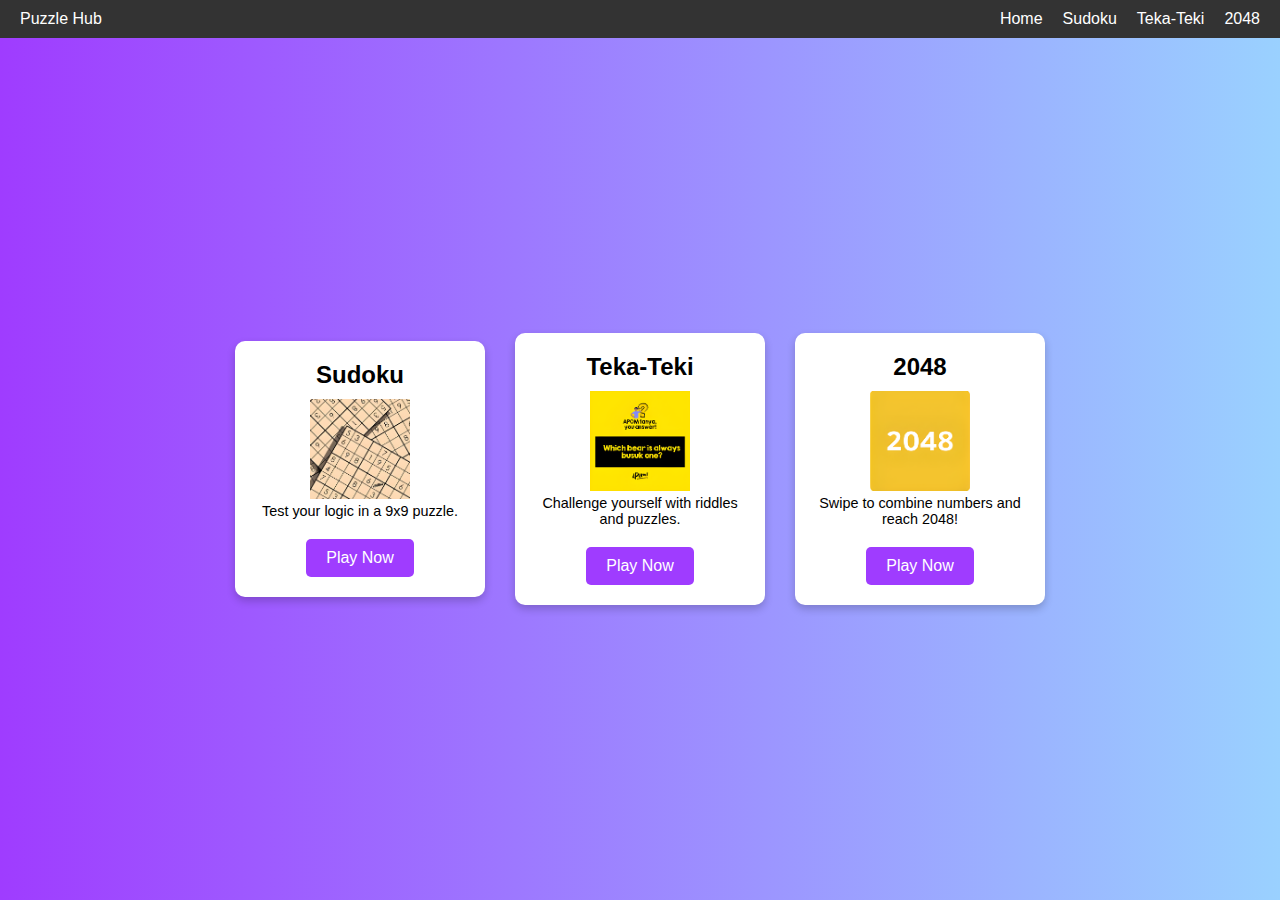
<file: game.html>
<!DOCTYPE html>
<html lang="en">
<head>
    <meta charset="UTF-8">
    <meta name="viewport" content="width=device-width, initial-scale=1.0">
    <title>Game Menu</title>
    <link rel="stylesheet" href="game.css">
</head>
<body>
    <nav class="navbar">
        <div class="logo">Puzzle Hub</div>
        <ul class="nav-links">
            <li><a href="index.html">Home</a></li>
            <li><a href="sudoku.html">Sudoku</a></li>
            <li><a href="teka.html">Teka-Teki</a></li>
            <li><a href="2048.html">2048</a></li>
        </ul>
    </nav>

    <div class="cards-container">
        <div class="card">
            <h2>Sudoku</h2>
            <img id="gambarsudoku"src="sudoku_Nero_AI_Image_Upscaler_Photo_Face2.jpeg" alt="Sudoku Logo">
            <p>Test your logic in a 9x9 puzzle.</p>
            <a href="sudoku.html" class="btn">Play Now</a>
        </div>

        <div class="card">
            <h2>Teka-Teki</h2>
            <img id="gambarteka" src="image_2025-08-15_121226021_Nero_AI_Image_Upscaler_Photo_Face.png" alt="Teka-Teki Logo">
            <p>Challenge yourself with riddles and puzzles.</p>
            <a href="teka.html" class="btn">Play Now</a>
        </div>

        <div class="card">
            <h2>2048</h2>
            <img id="gambar2048" src="image_2025-08-15_121438071_Nero_AI_Image_Upscaler_Photo_Face.png" alt="2048 Logo">
            <p>Swipe to combine numbers and reach 2048!</p>
            <a href="2048.html" class="btn">Play Now</a>
        </div>
    </div>
</body>
</html>
</file>
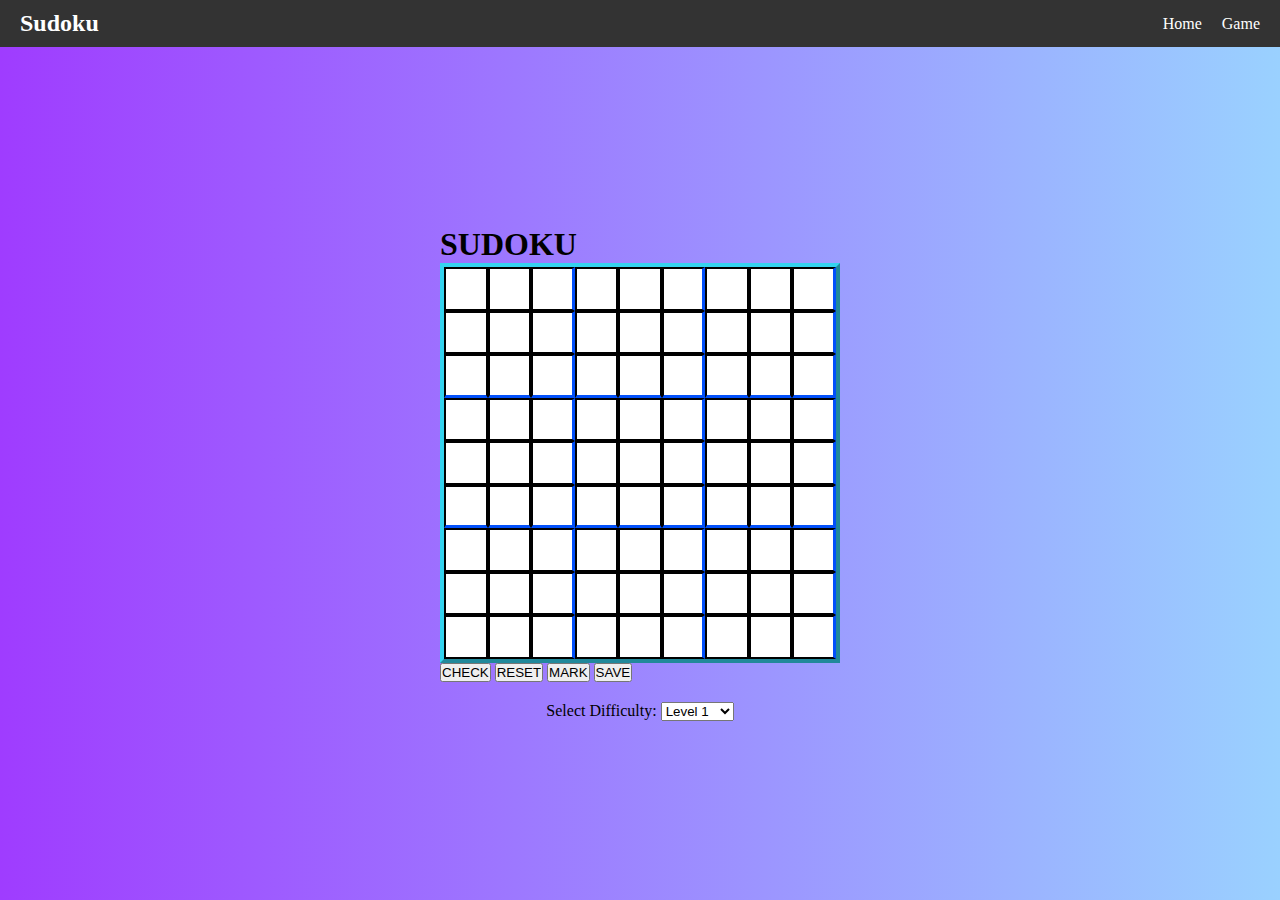
<file: sudoku.html>
<!DOCTYPE html>
<html lang="en">
<head>
    <meta charset="UTF-8">
    <meta name="viewport" content="width=device-width, initial-scale=1.0">
    <title>Sudoku</title>
    <link rel="stylesheet" href="sudoku.css">
</head>
<body>
    <nav class="navbar">
        <div class="logo">Sudoku</div>
        <ul class="nav-links">
            <li><a href="index.html">Home</a></li>
            <li><a href="game.html">Game</a></li>
        </ul>
    </nav>

<div id="Page-content">

    <div id="main-content">
        <h1 id="score" class="welcome">SUDOKU</h1>
        <div id="grid">
        </div>
        <input type="button" value="CHECK" id="check">
        <input type="button" value="RESET" id="reset">
        <input type="button" value="MARK"  id="mark">
        <input type="button" value="SAVE"  id="save">
    </div>

    <div id="container2">
        <h1 id="levelsini" ></h1>
        <label for="level99">Select Difficulty: </label>
        <select id="level">
            <option value="level1" selected>Level 1</option>
            <option value="level2">Level 2</option>
            <option value="level3">Level 3</option>
            <option value="level4">Level 4</option>
            <option value="level5">Level 5</option>
            <option value="level6">Level 6</option>
            <option value="level7">Level 7</option>
            <option value="level8">Level 8</option>
            <option value="level9">Level 9</option>
            <option value="level10">Level 10</option>
            <option value="level11">Level 11</option>
        </select>
        
    </div>
</div>
    <script src="website.js"></script>
</body>
</html>
</file>
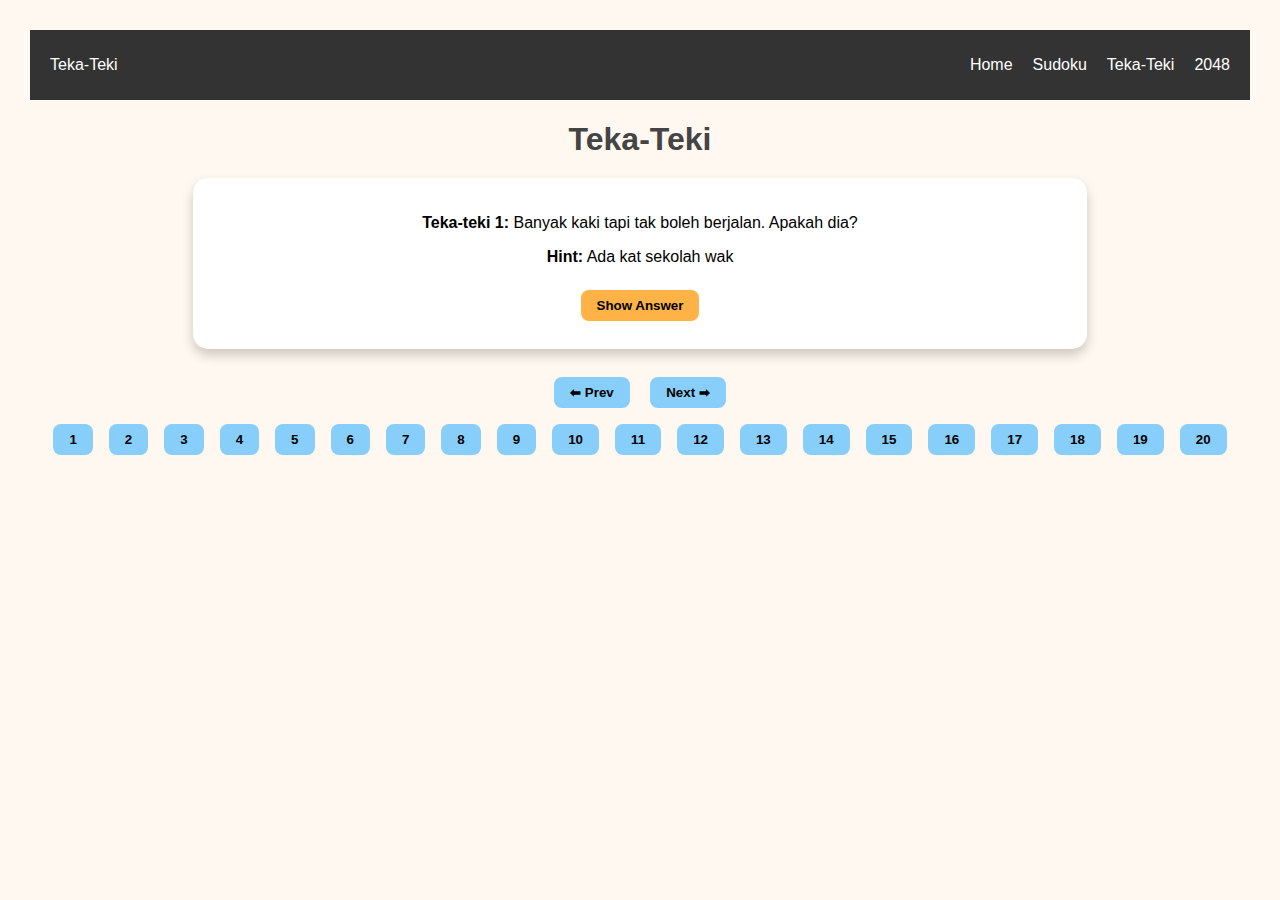
<file: teka.html>
<!DOCTYPE html>
<html lang="en">
<head>
  <meta charset="UTF-8">
  <title>Teka-Teki</title>
  <style>
    body {
      font-family: Arial, sans-serif;
      text-align: center;
      background: #fff8f0;
      margin: 0;
      padding: 30px;
    }

    .navbar {
        background-color: #333;
        color: white;
        padding: 10px 20px;
        display: flex;
        justify-content: space-between;
        align-items: center;
    }

    .nav-links {
        list-style: none;
        display: flex;
        gap: 20px;
    }

    .nav-links li a {
        color: white;
        text-decoration: none;
        font-size: 1em;
    }

    h1 {
      margin-bottom: 20px;
      color: #444;
    }

    .card {
      display: none;
      background: #ffffff;
      padding: 20px;
      margin: 20px auto;
      width: 70%;
      border-radius: 15px;
      box-shadow: 0 6px 12px rgba(0,0,0,0.2);
      animation: fadeIn 0.5s ease-in-out;
    }

    .card.active {
      display: block;
    }

    @keyframes fadeIn {
      from { opacity: 0; transform: scale(0.95); }
      to { opacity: 1; transform: scale(1); }
    }

    button {
      padding: 8px 16px;
      margin: 8px;
      border: none;
      border-radius: 8px;
      background: #ffb347;
      cursor: pointer;
      font-weight: bold;
      transition: background 0.3s;
    }

    button:hover {
      background: #ff9933;
    }

    .answer {
      display: none;
      margin-top: 10px;
      color: green;
      font-weight: bold;
    }

    .controls {
      margin-top: 20px;
    }

    .controls button {
      background: #87cefa;
    }

    .controls button:hover {
      background: #1e90ff;
      color: white;
    }
  </style>
</head>
<body>

    <nav class="navbar">
        <div class="logo">Teka-Teki</div>
        <ul class="nav-links">
            <li><a href="index.html">Home</a></li>
            <li><a href="sudoku.html">Sudoku</a></li>
            <li>Teka-Teki</a></li>
            <li><a href="2048.html">2048</a></li>
        </ul>
    </nav>

  <h1>Teka-Teki</h1>

  <!-- START of teka teki cards -->
  <div class="card active">
    <p><strong>Teka-teki 1:</strong> Banyak kaki tapi tak boleh berjalan. Apakah dia?</p>
    <p><strong>Hint:</strong> Ada kat sekolah wak</p>
    <button onclick="showAnswer(this)">Show Answer</button>
    <p class="answer">Meja</p>
  </div>

  <div class="card">
    <p><strong>Teka-teki 2:</strong> Bulat, selalu di padang, ditendang orang. Apa dia?</p>
    <p><strong>Hint:</strong> Laki suka ni</p>
    <button onclick="showAnswer(this)">Show Answer</button>
    <p class="answer">Bola</p>
  </div>

  <div class="card">
    <p><strong>Teka-teki 3:</strong> Semakin digunting semakin panjang. Apa dia?</p>
    <p><strong>Hint:</strong> Mahkota lelaki orang kata</p>
    <button onclick="showAnswer(this)">Show Answer</button>
    <p class="answer">Rambut</p>
  </div>

  <div class="card">
    <p><strong>Teka-teki 4:</strong> Apa sushi cakap kat lebah?</p>
    <p><strong>Hint:</strong> HAHAHHA saya pernah bagi ni</p>
    <button onclick="showAnswer(this)">Show Answer</button>
    <p class="answer">Wasabi</p>
  </div>

  <div class="card">
    <p><strong>Teka-teki 5:</strong> Kalau sekor singa backflip, singa lain cakap apa?</p>
    <p><strong>Hint:</strong> Fikir sendiri wak</p>
    <button onclick="showAnswer(this)">Show Answer</button>
    <p class="answer">Lion dari yang lion</p>
  </div>

  <div class="card">
    <p><strong>Teka-teki 6:</strong> Kertas kalau nak gerak dia cakap apa?</p>
    <p><strong>Hint:</strong> HHAHAHAHA</p>
    <button onclick="showAnswer(this)">Show Answer</button>
    <p class="answer">Geraklu paper roger</p>
  </div>

  <div class="card">
    <p><strong>Teka-teki 7:</strong> Ikan apa yang suka hiking?</p>
    <p><strong>Hint:</strong> Orang selalu buat sup</p>
    <button onclick="showAnswer(this)">Show Answer</button>
    <p class="answer">Ikan Jerung sebab dia suka aktiviti lashark</p>
  </div>

  <div class="card">
    <p><strong>Teka-teki 8:</strong> Negara apa paling sejuk?</p>
    <p><strong>Hint:</strong> Negara arab woo</p>
    <button onclick="showAnswer(this)">Show Answer</button>
    <p class="answer">Qatar sebab terqatar-qatar</p>
  </div>

  <div class="card">
    <p><strong>Teka-teki 9:</strong> Someone come to me and asked me to tell them a joke about sodium</p>
    <p><strong>Hint:</strong> Kimia sikit wakk</p>
    <button onclick="showAnswer(this)">Show Answer</button>
    <p class="answer">I said Na</p>
  </div>

  <div class="card">
    <p><strong>Teka-teki 10:</strong> What do you say to your sister when she's crying?</p>
    <p><strong>Hint:</strong> Tragedi sungguh ni</p>
    <button onclick="showAnswer(this)">Show Answer</button>
    <p class="answer">Are you having a crisis?</p>
  </div>

  <div class="card">
    <p><strong>Teka-teki 11:</strong> What do you call a sick eagle?</p>
    <p><strong>Hint:</strong> ishh salah disisi undang ii tau</p>
    <button onclick="showAnswer(this)">Show Answer</button>
    <p class="answer">Illegal</p>
  </div>

  <div class="card">
    <p><strong>Teka-teki 12:</strong> How do you cut an ocean in half?</p>
    <p><strong>Hint:</strong> Budak ii suka , eh tapi awak pun budak ii </p>
    <button onclick="showAnswer(this)">Show Answer</button>
    <p class="answer">Using a sea saw</p>
  </div>

  <div class="card">
    <p><strong>Teka-teki 13:</strong> What is made of leather and sounds like a snooze?</p>
    <p><strong>Hint:</strong> HAHAHAHAHA tak bolehla saya yang ni</p>
    <button onclick="showAnswer(this)">Show Answer</button>
    <p class="answer">A shoe</p>
  </div>

  <div class="card">
    <p><strong>Teka-teki 14:</strong> I downloaded the titanic soundtrack</p>
    <p><strong>Hint:</strong> Dark sikit ni</p>
    <button onclick="showAnswer(this)">Show Answer</button>
    <p class="answer">It started syncing</p>
  </div>

  <div class="card">
    <p><strong>Teka-teki 15:</strong> What would you say if you lost 25% of your roof?</p>
    <p><strong>Hint:</strong> Player roblox tau ni</p>
    <button onclick="showAnswer(this)">Show Answer</button>
    <p class="answer">oof</p>
  </div>

  <div class="card">
    <p><strong>Teka-teki 16:</strong> How much does a chimney cost?</p>
    <p><strong>Hint:</strong> Suka betul belanja orang</p>
    <button onclick="showAnswer(this)">Show Answer</button>
    <p class="answer">Nothing, It's on the house</p>
  </div>

  <div class="card">
    <p><strong>Teka-teki 17:</strong> What do you call an orphan taking a selfie?</p>
    <p><strong>Hint:</strong> Pegh ni dark jugak</p>
    <button onclick="showAnswer(this)">Show Answer</button>
    <p class="answer">A family photo</p>
  </div>

  <div class="card">
    <p><strong>Teka-teki 18:</strong> I dont trust stair. Do you know why?</p>
    <p><strong>Hint:</strong> HHAHAHAHAHA</p>
    <button onclick="showAnswer(this)">Show Answer</button>
    <p class="answer">They are always up to something</p>
  </div>

  <div class="card">
    <p><strong>Teka-teki 19:</strong> I told my father to embrace his mistakes. You know what he did?</p>
    <p><strong>Hint:</strong> ni semua orang buat bila sedih/gembira </p>
    <button onclick="showAnswer(this)">Show Answer</button>
    <p class="answer">He gave me a hug</p>
  </div>

  <div class="card">
    <p><strong>Teka-teki 20:</strong> What do you call acid with an attitude?</p>
    <p><strong>Hint:</strong> Ni bio ke kimia eh? tahlaa</p>
    <button onclick="showAnswer(this)">Show Answer</button>
    <p class="answer">A-mean-o-acid</p>
  </div>
  <!-- END of teka teki cards -->

  <!-- Navigation -->
  <div class="controls">
    <button onclick="prevCard()">⬅ Prev</button>
    <button onclick="nextCard()">Next ➡</button>
    <br>
    <div id="navButtons"></div>
  </div>

  <script>
    let currentCard = 0;
    const cards = document.querySelectorAll(".card");

    // generate numbered buttons
    const navButtons = document.getElementById("navButtons");
    cards.forEach((_, i) => {
      const btn = document.createElement("button");
      btn.textContent = i + 1;
      btn.onclick = () => showCard(i);
      navButtons.appendChild(btn);
    });

    function showCard(index) {
      cards[currentCard].classList.remove("active");
      currentCard = index;
      cards[currentCard].classList.add("active");
    }

    function nextCard() {
      let next = (currentCard + 1) % cards.length;
      showCard(next);
    }

    function prevCard() {
      let prev = (currentCard - 1 + cards.length) % cards.length;
      showCard(prev);
    }

    function showAnswer(button) {
      const answer = button.nextElementSibling;
      answer.style.display = "block";
    }
  </script>

</body>
</html>
</file>
<file: game.css>
* {
    margin: 0;
    padding: 0;
    box-sizing: border-box;
}

body {
    font-family: Arial, sans-serif;
    min-height: 100vh;
    background: linear-gradient(90deg, #9F3CFF, #9AD1FF);
    display: flex;
    flex-direction: column;
}

.navbar {
    background-color: #333;
    color: white;
    padding: 10px 20px;
    display: flex;
    justify-content: space-between;
    align-items: center;
}

.nav-links {
    list-style: none;
    display: flex;
    gap: 20px;
}

.nav-links li a {
    color: white;
    text-decoration: none;
    font-size: 1em;
}

.cards-container {
    flex: 1;
    display: flex;
    justify-content: center;
    align-items: center;
    gap: 30px;
    padding: 40px;
    flex-wrap: wrap;
}

.card {
    background: white;
    padding: 20px;
    border-radius: 10px;
    box-shadow: 0 4px 8px rgba(0,0,0,0.2);
    text-align: center;
    width: 250px;
}

.card h2 {
    margin-bottom: 10px;
}

.card p {
    font-size: 0.9em;
    margin-bottom: 20px;
}

.btn {
    display: inline-block;
    padding: 10px 20px;
    background-color: #9F3CFF;
    color: white;
    border-radius: 5px;
    text-decoration: none;
}

.btn:hover {
    background-color: #7a2fc2;
}

#gambarsudoku{
    width: 100px;
    height: 100px;
}

#gambarteka{
    width: 100px;
    height: 100px;
}

#gambar2048{
    width: 100px;
    height: 100px;
}
</file>
<file: sudoku.css>
*{
    margin: 0;
    padding: 0;
    box-sizing: border-box;   
}

body{
    
    min-height: 100vh;
    display: flex;
    flex-direction: column;
    background: linear-gradient(90deg, #9F3CFF, #9AD1FF);
}

#Page-content{
    flex :1;
    display: flex;
    flex-direction: column;
    justify-content: center;
    align-items: center;
    gap : 20px;
}

.navbar {
    background-color: #333;
    color: white;
    padding: 10px 20px;
    display: flex;
    justify-content: space-between;
    align-items: center;
}

.navbar .logo {
    font-size: 1.5em;
    font-weight: bold;
}

.nav-links {
    list-style: none;
    display: flex;
    gap: 20px;
}

.nav-links li a {
    text-decoration: none;
    color: white;
    font-size: 1em;
    transition: color 0.3s;
}

.nav-links li a:hover {
    color: #ff9800; /* orange highlight on hover */
}

.main-content{
    flex: 1;
    display: flex;
    flex-direction: column;
    justify-content: center;
    align-items: center;
}

#grid{
    display: grid;
    aspect-ratio: 1/1;
    width: min(90vmin, 400px);
    border:4px outset rgb(52, 211, 239) ;
}

#score{
    order: 1;
    column-gap: 100px;
}

@media (max-width: 600px){
    #container1{
        gap: 1px;
    }
}

.cell{
    border: 2px solid black;
    display: flex;
    align-items: center;
    justify-content: center;
}

.cell:nth-child(3n){
    border-right: 3px solid rgb(2, 80, 251);
}

.cell:nth-child(19),.cell:nth-child(20),.cell:nth-child(21),.cell:nth-child(22),
.cell:nth-child(23),.cell:nth-child(24),.cell:nth-child(25),.cell:nth-child(26),
.cell:nth-child(27),.cell:nth-child(46),.cell:nth-child(47),.cell:nth-child(48),
.cell:nth-child(49),.cell:nth-child(50),.cell:nth-child(51),.cell:nth-child(52),
.cell:nth-child(53),.cell:nth-child(54){

    border-bottom: 3px solid rgb(2, 80, 251);
}
</file>
